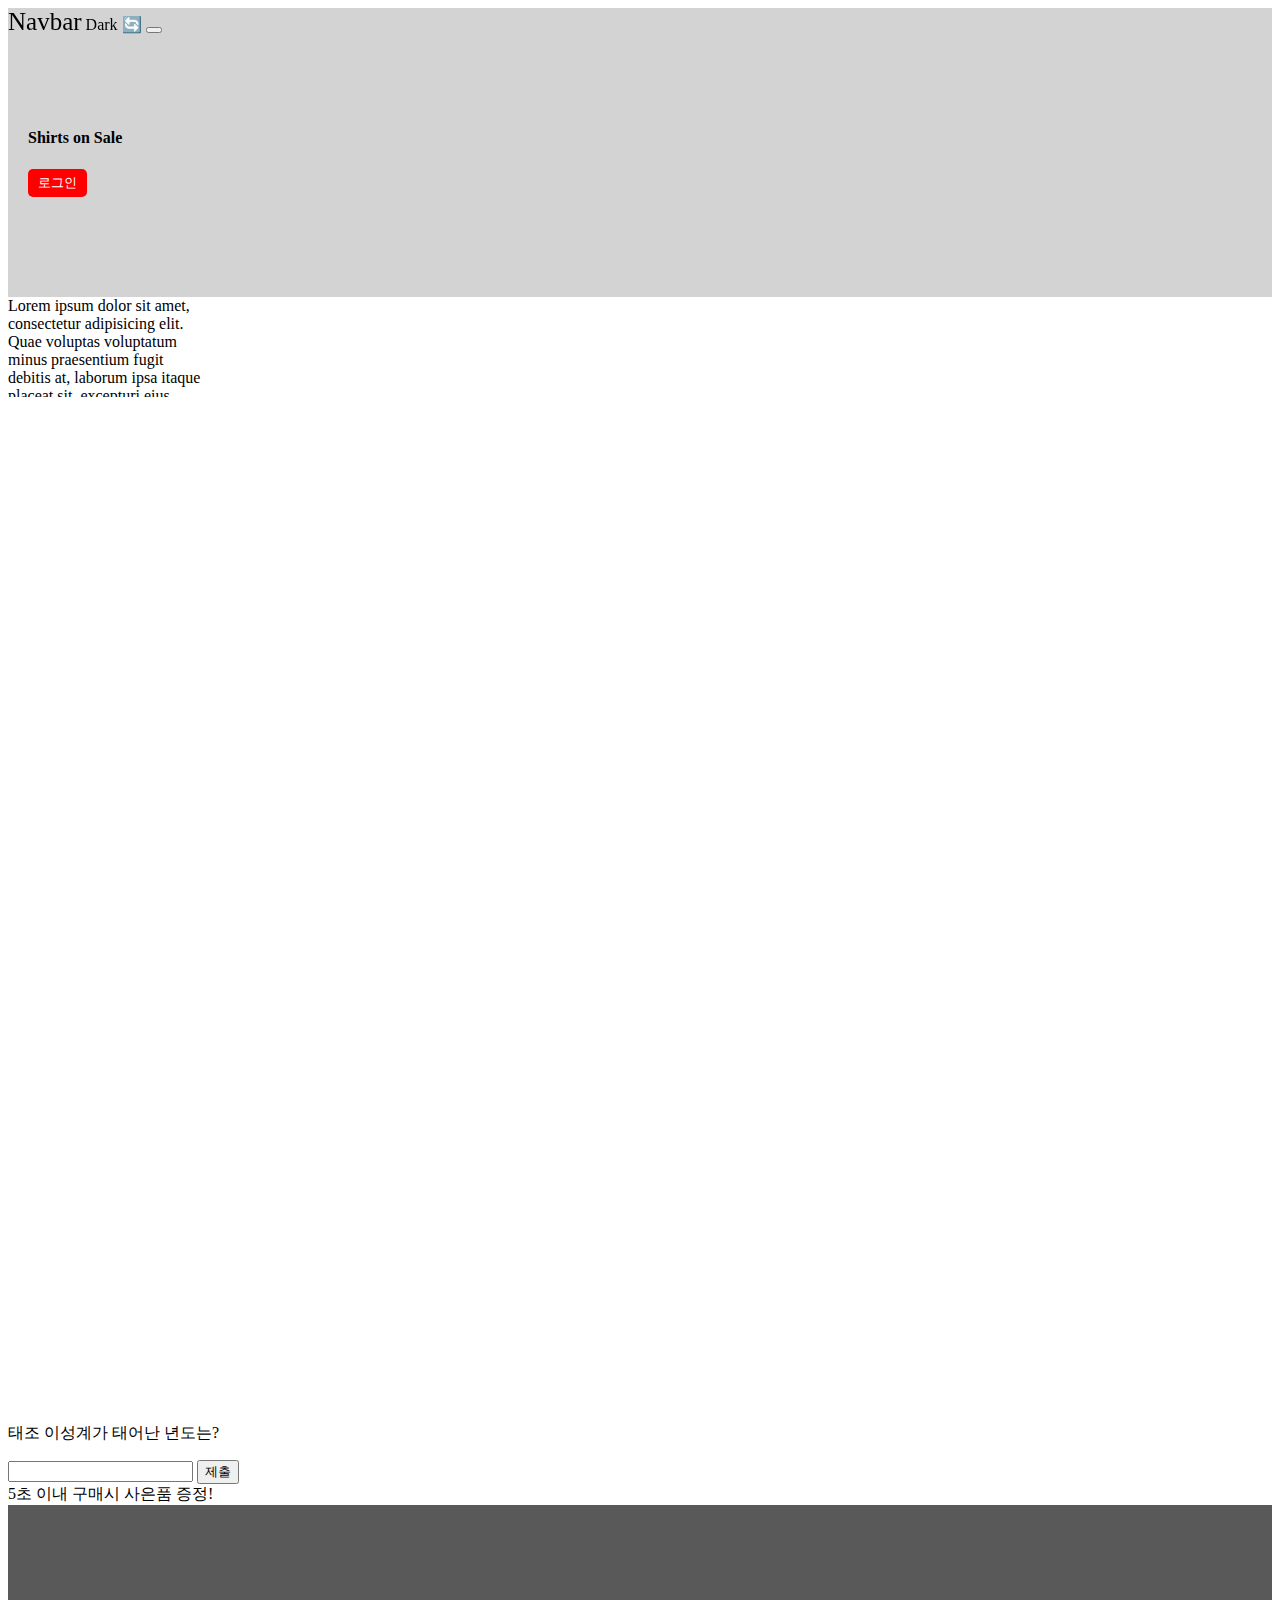
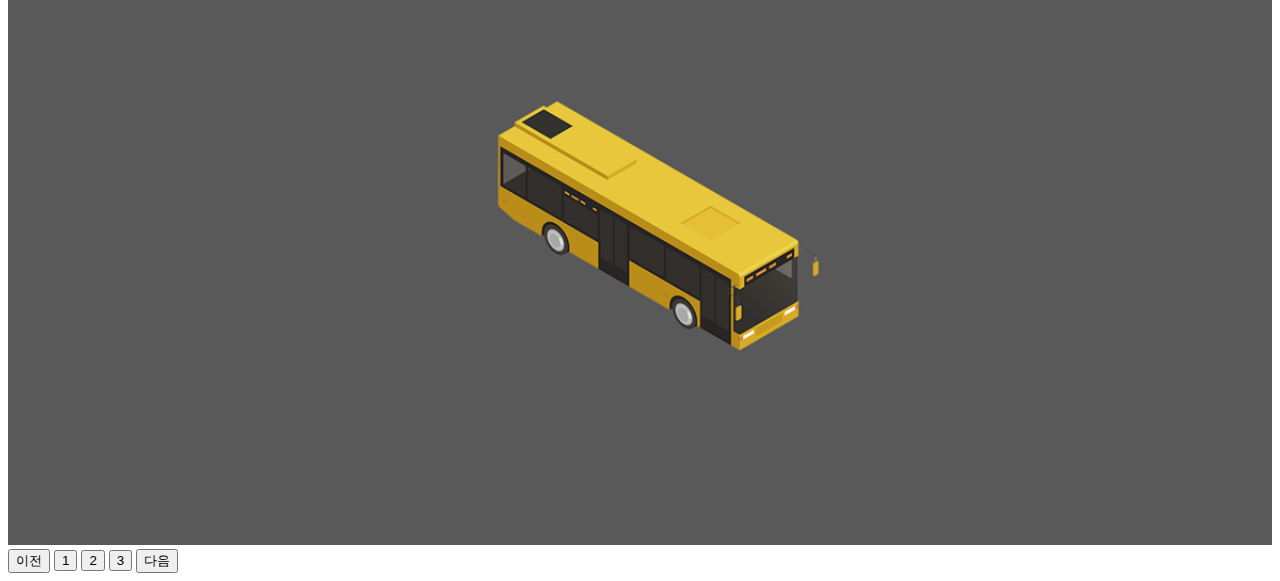
<file: index.html>
<!doctype html>
<html lang="en">

<head>
  <meta charset="utf-8">
  <meta name="viewport" content="width=device-width, initial-scale=1">
  <title>Bootstrap demo</title>
  <link href="https://cdn.jsdelivr.net/npm/bootstrap@5.2.0/dist/css/bootstrap.min.css" rel="stylesheet"
    integrity="sha384-gH2yIJqKdNHPEq0n4Mqa/HGKIhSkIHeL5AyhkYV8i59U5AR6csBvApHHNl/vI1Bx" crossorigin="anonymous">
  <link rel="stylesheet" href="main.css">
  <!-- <script src="369.js"></script> -->
  <script src="test.js"></script>
  <script src="https://ajax.googleapis.com/ajax/libs/jquery/3.5.1/jquery.min.js"></script>
</head>

<body>
  <div class="black-bg">
    <div class="white-bg">
      <h4>로그인하세요</h4>

      <form action="success.html">
        <div class="my-3">
          <input type="text" class="form-control" id="user-id">
        </div>
        <div class="my-3">
          <input type="password" class="form-control" id="user-pw">
          <p id="pw-info">현재 비밀번호 6자미만</p>
        </div>
        <button type="submit" class="btn btn-primary">전송</button>
        <button type="button" class="btn btn-danger" id="close">닫기</button>
      </form>  

    </div>
  </div>

  <script>
    //전송버튼 누르면
    //input에 입력한 값이 공백이면 알림창 띄워주샘

    document.querySelector('form').addEventListener('submit', function(e) {
      let mailAdd = document.getElementById('user-id').value;
      let pwvalue = document.getElementById('user-pw').value;

      if (document.getElementById('user-id').value == '') {
        alert('아이디 입력해주셈');
        e.preventDefault();
      } else if (document.getElementById('user-pw').value == '') {
        alert('비번 입력해주셈');
        e.preventDefault();
      } else if (document.getElementById('user-pw').value.length < 7) {
        alert('비번 6자보다 많게 입력하쇼');
        e.preventDefault();
      }

      if (/\S+@\S+\.\S+/.test(mailAdd) == false) {
        alert('email 형식아님');
        e.preventDefault();
      } 
      
      if (/[A-Z]/.test(pwvalue) == false) {
        console.log(pwvalue);
        alert('대문자 하나도 없음');
        e.preventDefault();
      }
    })

    document.getElementById('user-pw').addEventListener('input', function() {
      if (document.getElementById('user-pw').value.length > 6) {
        document.getElementById('pw-info').style.display = 'none';
      } else {
        document.getElementById('pw-info').style.display = 'block';
      }
    })

    document.querySelector('.black-bg').addEventListener('click', function(e) {
      // e.target //실제 유저가 누른거
      // e.currentTarget //이벤트 리스너 달린 것
      // this;
      // e.preventDefault(); //이벤트 기본동작 막아줌

      if (e.target == document.querySelector('.black-bg')) {
        document.querySelector('.black-bg').classList.remove('show-modal');
      }
      
    })

  </script>

  <nav class="navbar navbar-light bg-light">
    <div class="container-fluid">
      <span class="navbar-brand">Navbar</span>
      <span class="badge bg-dark">Dark 🔄</span>
      <button class="navbar-toggler" type="button">
        <span class="navbar-toggler-icon"></span>
      </button>
    </div>
  </nav>

  <script>
    window.addEventListener('scroll', function() {
      let scHeight = window.scrollY;
      // console.log(scHeight);

      if( scHeight >= 100 ) {
        document.querySelector('.navbar-brand').style.fontSize = '10px';
      } else {
        document.querySelector('.navbar-brand').style.fontSize = '25px';
      }
    })
  </script>

  
  <script>
    let count = 0;

    document.querySelector('.badge').addEventListener('click', function() {
      count++;
      if ( count % 2 == 1 ) {
        document.querySelector('.badge').innerHTML = 'Light 🔄';
      } else {
        document.querySelector('.badge').innerHTML = 'Dark 🔄';
      }
    });
  </script>

  <ul class="list-group">
    <li class="list-group-item">An item</li>
    <li class="list-group-item">A second item</li>
    <li class="list-group-item">A third item</li>
    <li class="list-group-item">A fourth item</li>
    <li class="list-group-item">And a fifth one</li>
  </ul>

  <div class="main-bg">
    <h4>Shirts on Sale</h4>
    <button class="btn btn-danger" id="login">로그인</button>
  </div>

  <div class="lorem" style="width: 200px; height: 100px; overflow-y: scroll;">
    Lorem ipsum dolor sit amet, consectetur adipisicing elit. Quae voluptas voluptatum minus praesentium fugit debitis at, laborum ipsa itaque placeat sit, excepturi eius. Nostrum perspiciatis, eligendi quae consectetur praesentium exercitationem.
  </div>
  <div class="stbar" style="width: 0%; height: 10px; background-color: #000; transition: all 0.2s;"></div>

  <script>
    document.querySelector('.lorem').addEventListener('scroll', function() {
      var scryang = document.querySelector('.lorem').scrollTop;
      var scrhe = document.querySelector('.lorem').scrollHeight;
      var divhe = document.querySelector('.lorem').clientHeight;

      let per = (scryang/(scrhe-divhe)*100).toFixed(0);

      console.log(per);

      document.querySelector('.stbar').style.width = per + '%';
      
      // if( scryang + divhe > scrhe - 10 ) {
      //   alert('다봄');
      // }
    })
  </script>


  <div style="height: 1000px"></div>

  <script>
    document.querySelector('#login').addEventListener('click', function () {
      document.querySelector('.black-bg').classList.add('show-modal');
    })
    document.querySelector('#close').addEventListener('click', function () {
      document.querySelector('.black-bg').classList.remove('show-modal')
    })

    document.querySelector('.navbar-toggler').addEventListener('click', function () {
      document.querySelector('.list-group').classList.toggle('show');
    })
  </script>

  <script src="https://cdn.jsdelivr.net/npm/bootstrap@5.2.0/dist/js/bootstrap.bundle.min.js"
    integrity="sha384-A3rJD856KowSb7dwlZdYEkO39Gagi7vIsF0jrRAoQmDKKtQBHUuLZ9AsSv4jD4Xa"
    crossorigin="anonymous"></script>

    <p>태조 이성계가 태어난 년도는?</p>
    <input type="text" id="answer">
    <button id="send-answer">제출</button>

    <script>
      let counts = 0;
      document.getElementById('send-answer').addEventListener('click', function() {
        counts++;
        console.log(counts);
        
        if (document.getElementById('answer').value == '1335') {
          alert('성공');
        } else {
          if (counts == 3) {
            alert('멍청아');
          }
        }
      })
    </script>

    <div class="alert alert-danger">
      5초 이내 구매시 사은품 증정!
    </div>
    <script>
      let countA = 5;
      
      const interval = setInterval(function() {
        countA--;
        document.querySelector('.alert-danger').innerHTML = countA + '초 이내 구매시 사은품 증정!'
        if ( countA == 0 ) {
          clearInterval(interval);
          document.querySelector('.alert-danger').style.display = 'none';
        }
      },1000)
    </script>

    <div style="overflow: hidden;">
      <div class="slide-container">
        <div class="slide-box">
          <img src="./img/car1.png" alt="" draggable="false">
        </div>
        <div class="slide-box">
          <img src="./img/car2.png" alt="" draggable="false">
        </div>
        <div class="slide-box">
          <img src="./img/car3.png" alt="" draggable="false">
        </div>
      </div>
    </div>

    <button class="prev">이전</button>
    <button class="slide-1">1</button>
    <button class="slide-2">2</button>
    <button class="slide-3">3</button>
    <button class="next">다음</button>

    <script>
      document.querySelector('.slide-1').addEventListener('click', function() {
        document.querySelector('.slide-container').style.transform = 'translateX(0vw)'
      })
      document.querySelector('.slide-2').addEventListener('click', function() {
        document.querySelector('.slide-container').style.transform = 'translateX(-100vw)'
      })
      document.querySelector('.slide-3').addEventListener('click', function() {
        document.querySelector('.slide-container').style.transform = 'translateX(-200vw)'
      })

      let active = 1;

      document.querySelector('.prev').addEventListener('click', function() {
        document.querySelector('.slide-container').style.transform = `translateX(${active}00vw)`
        active += 1;
      })
      
      document.querySelector('.next').addEventListener('click', function() {
        document.querySelector('.slide-container').style.transform = `translateX(-${active}00vw)`
        active += 1;
      })

    </script>

    <script>
      let start = 0;
      let clked = false;

      $('.slide-box').eq(0).on('mousedown', function(e) {
        start = e.clientX;
        clked = true;
      })

      $('.slide-box').eq(0).on('mousemove', function(e) {
        if(clked == true) {
          $('.slide-container').css('transform', `translateX(${e.clientX - start}px)`)
        }
        console.log(e.clientX - start)
      })
      
      $('.slide-box').eq(0).on('mouseup', function(e) {
        clked = false;
        let imgW = $('.slide-box').width();

        if(e.clientX - start < -200) {
          $('.slide-container')
          .css('transition', 'all 0.5s')
          .css('transform', `translateX(-${imgW}px)`)
        } else {
          $('.slide-container')
          .css('transition', 'all 0.5s')
          .css('transform', 'translateX(0px)')
        }

        setTimeout(() => {
          $('.slide-container').css('transition', 'none');
        }, 500)
        
      })

      //모바일
      // Hammer.js 라이브러리
      $('.slide-box').eq(0).on('touchstart', function(e) {
        start = e.touches[0].clientX;
        clked = true;
      })

      $('.slide-box').eq(0).on('touchmove', function(e) {
        if(clked == true) {
          $('.slide-container').css('transform', `translateX(${e.touches[0].clientX - start}px)`)
        }
      })
      
      $('.slide-box').eq(0).on('touchend', function(e) {
        clked = false;
        let imgW = $('.slide-box').width();

        if(e.changedTouches[0].clientX - start < -200) {
          $('.slide-container')
          .css('transition', 'all 0.5s')
          .css('transform', `translateX(-${imgW}px)`)
        } else {
          $('.slide-container')
          .css('transition', 'all 0.5s')
          .css('transform', 'translateX(0px)')
        }

        setTimeout(() => {
          $('.slide-container').css('transition', 'none');
        }, 500)
        
      })
    </script>

    <script>
      function ms( a , b ) {
        let min = a * 60 * 1000;
        let sec = b * 1000;

        console.log( min + sec )

      }

      ms(1, 30);
      ms(2,10);

    </script>

    <script>
      function disc( a , b ) {
        let discount = a * 0.1
        let total = a - discount;

        if ( b == true ) {
          total = total - 1.5;
        }

        return parseFloat(total.toFixed(2));
      }

      console.log(disc(70,false));
      console.log(disc(10,true));
    </script>
   
</body>

</html>
</file>
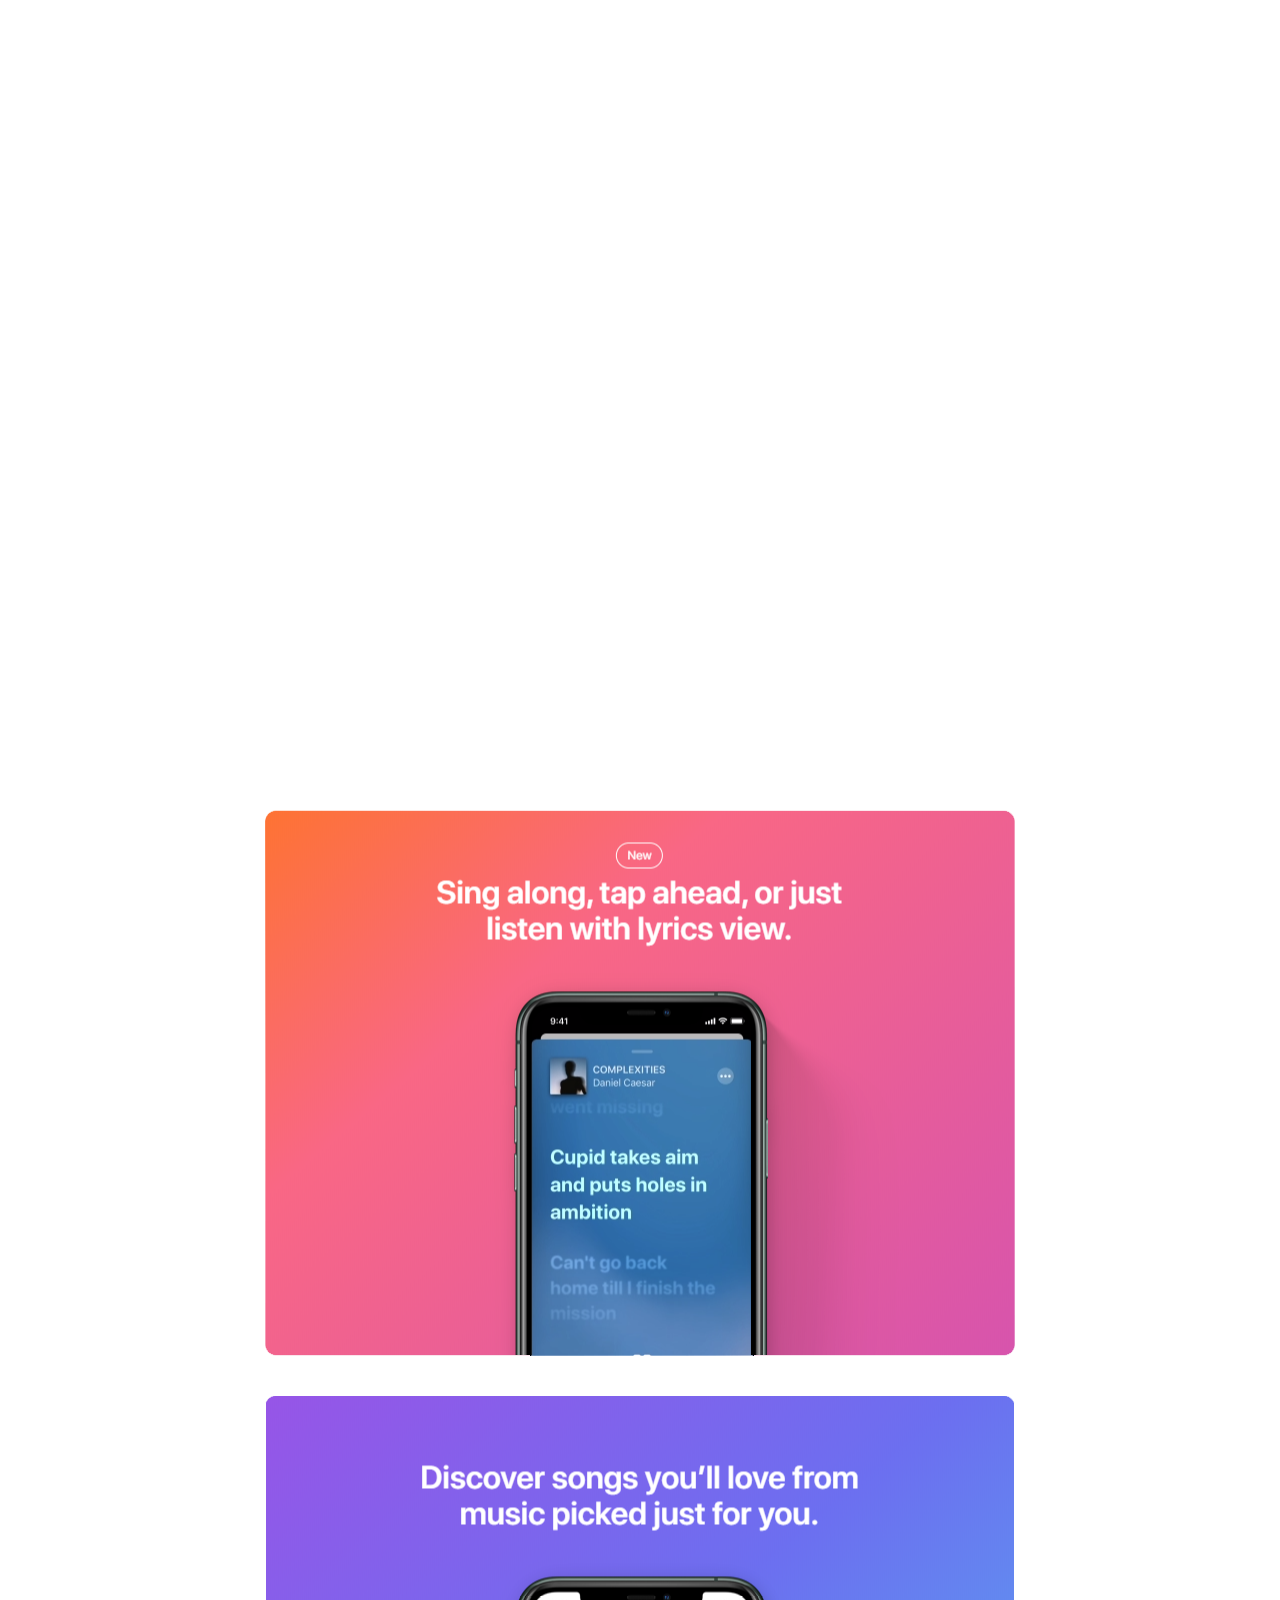
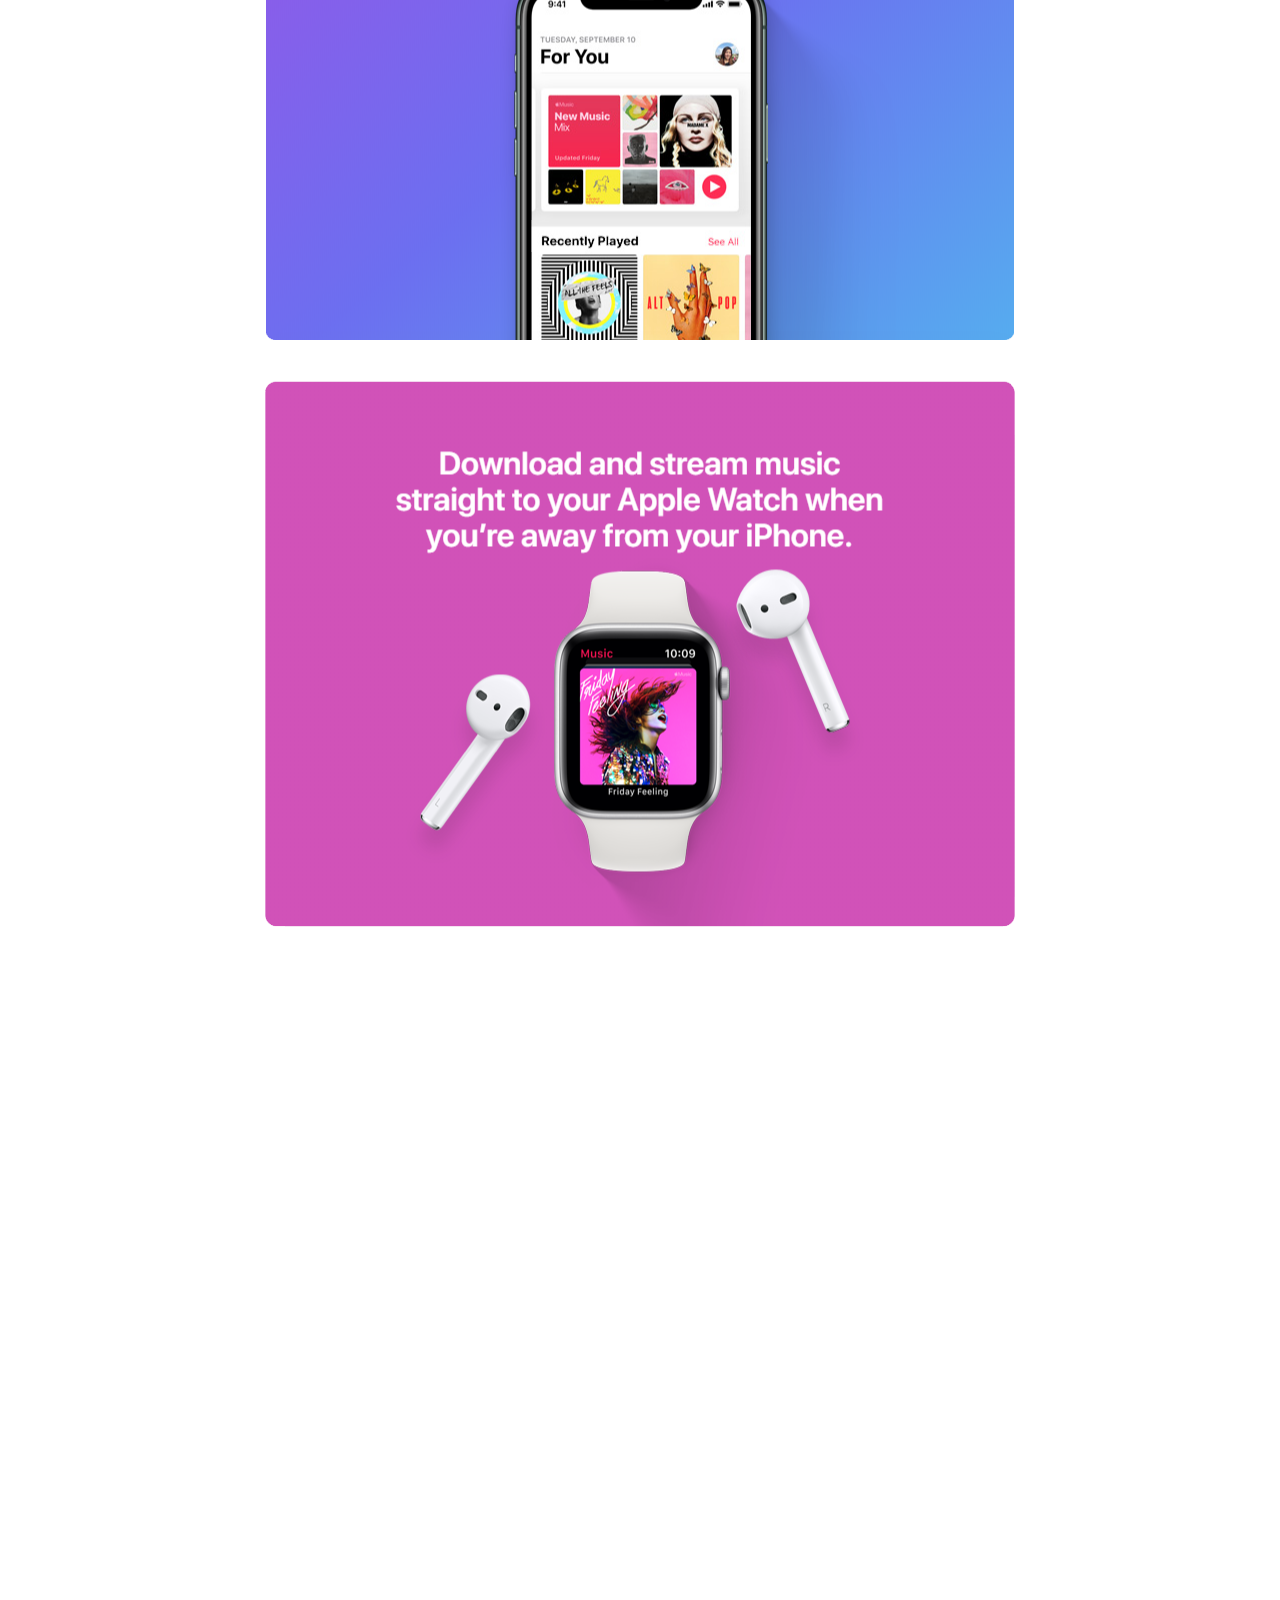
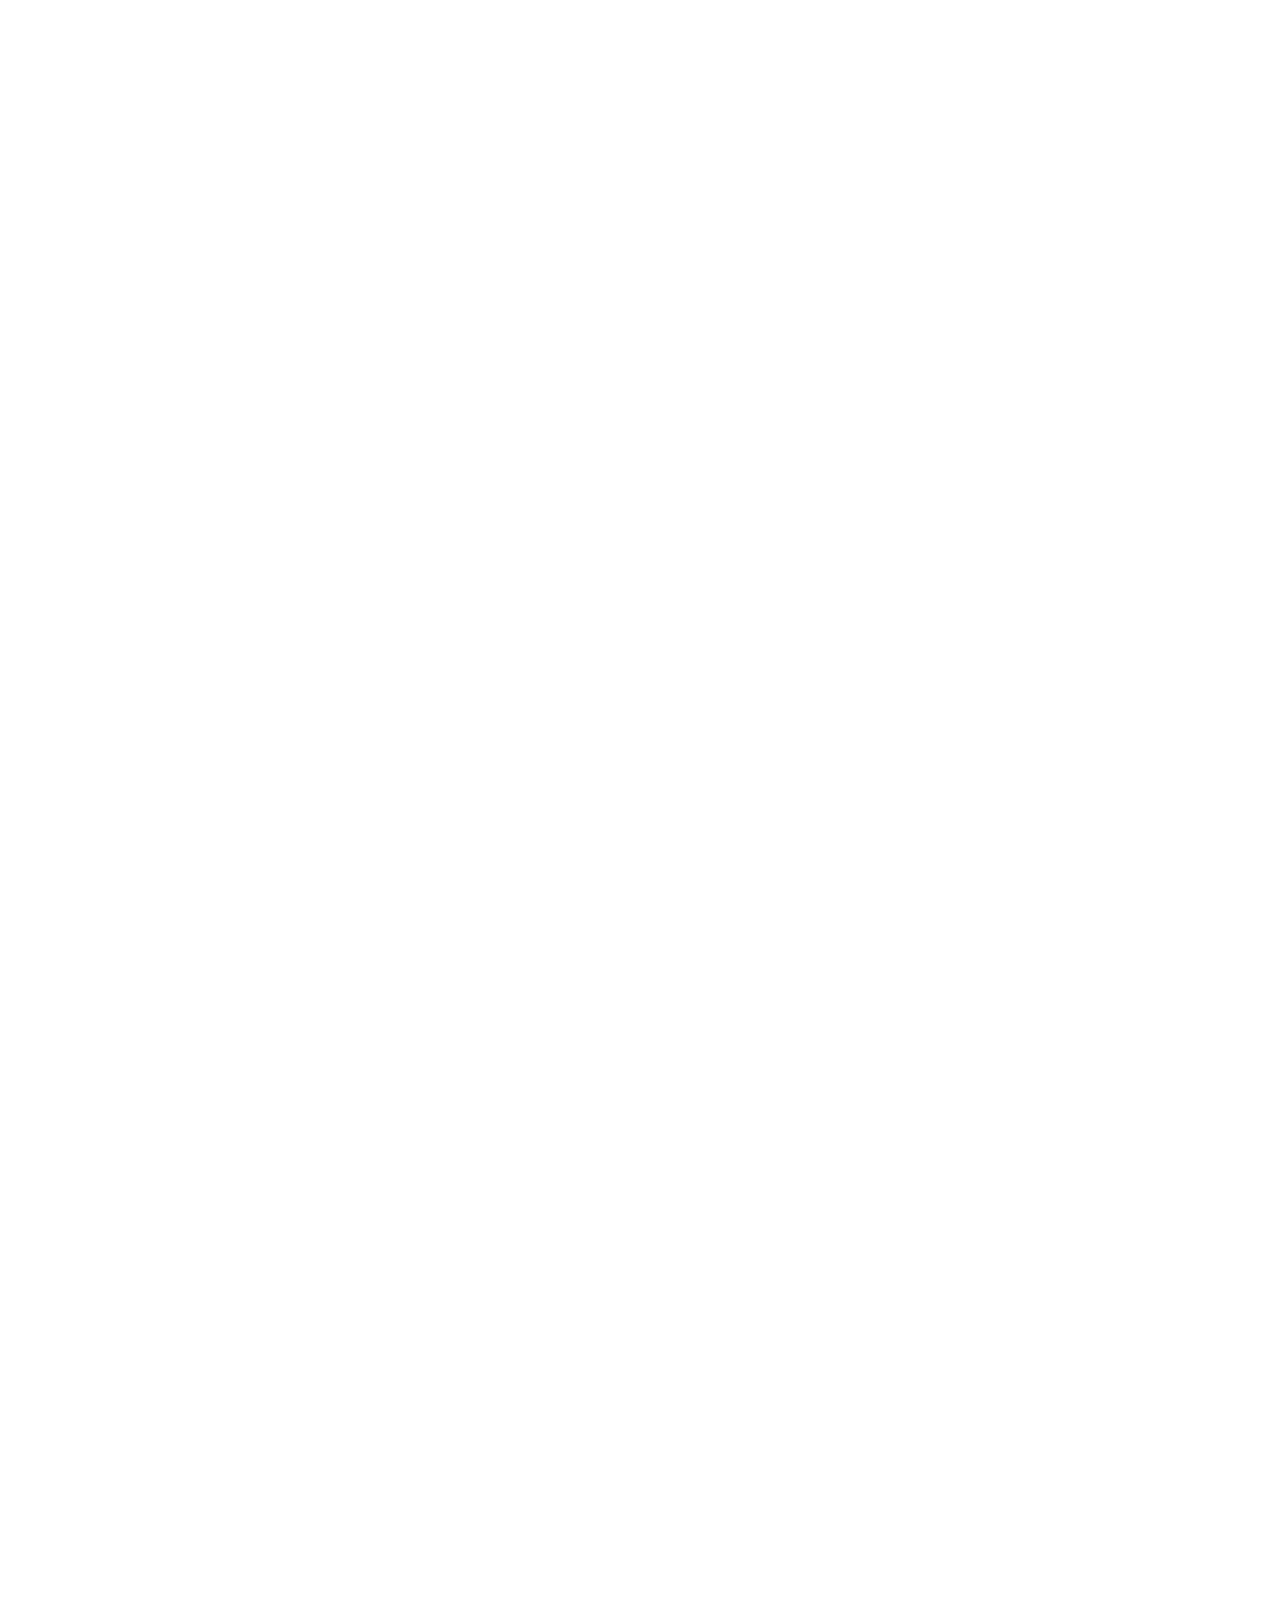
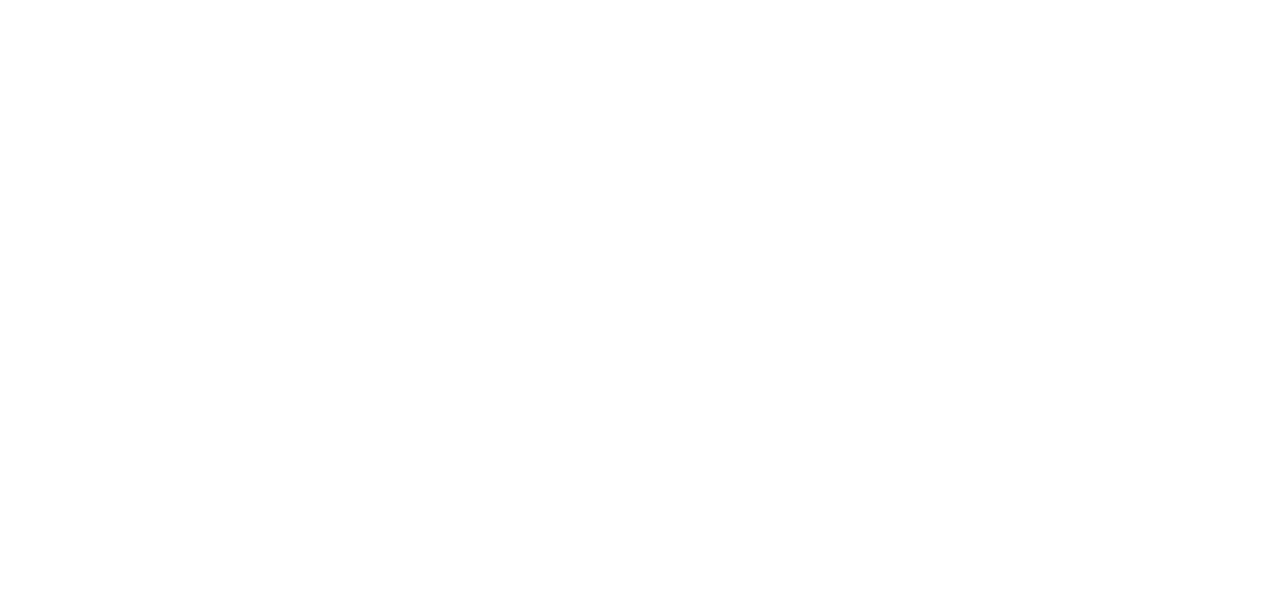
<file: card.html>
<!doctype html>
<html lang="en">

<head>
  <meta charset="utf-8">
  <meta name="viewport" content="width=device-width, initial-scale=1">
  <title>Bootstrap demo</title>
  <link href="https://cdn.jsdelivr.net/npm/bootstrap@5.2.0/dist/css/bootstrap.min.css" rel="stylesheet"
    integrity="sha384-gH2yIJqKdNHPEq0n4Mqa/HGKIhSkIHeL5AyhkYV8i59U5AR6csBvApHHNl/vI1Bx" crossorigin="anonymous">
  <link rel="stylesheet" href="main.css">
  <script src="https://ajax.googleapis.com/ajax/libs/jquery/3.5.1/jquery.min.js"></script>
</head>

<body>
  <div class="card-bg">
    <div class="card-box">
      <img src="/img/card1.png" alt="">
    </div>
    <div class="card-box">
      <img src="/img/card2.png" alt="">
    </div>
    <div class="card-box">
      <img src="/img/card3.png" alt="">
    </div>
  </div>
   
  <script>
    $(window).scroll(function() {
      let hh = $(window).scrollTop();

      console.log(hh);
      let y = -1/270 * hh + 77/27;
      let oy = -1/5400 * hh + 59/54;

      $('.card-box').eq(0).css('opacity', y);
      $('.card-box img').eq(0).css('transform', `scale(${oy})`);
    })
  </script>
</body>

</html>
</file>
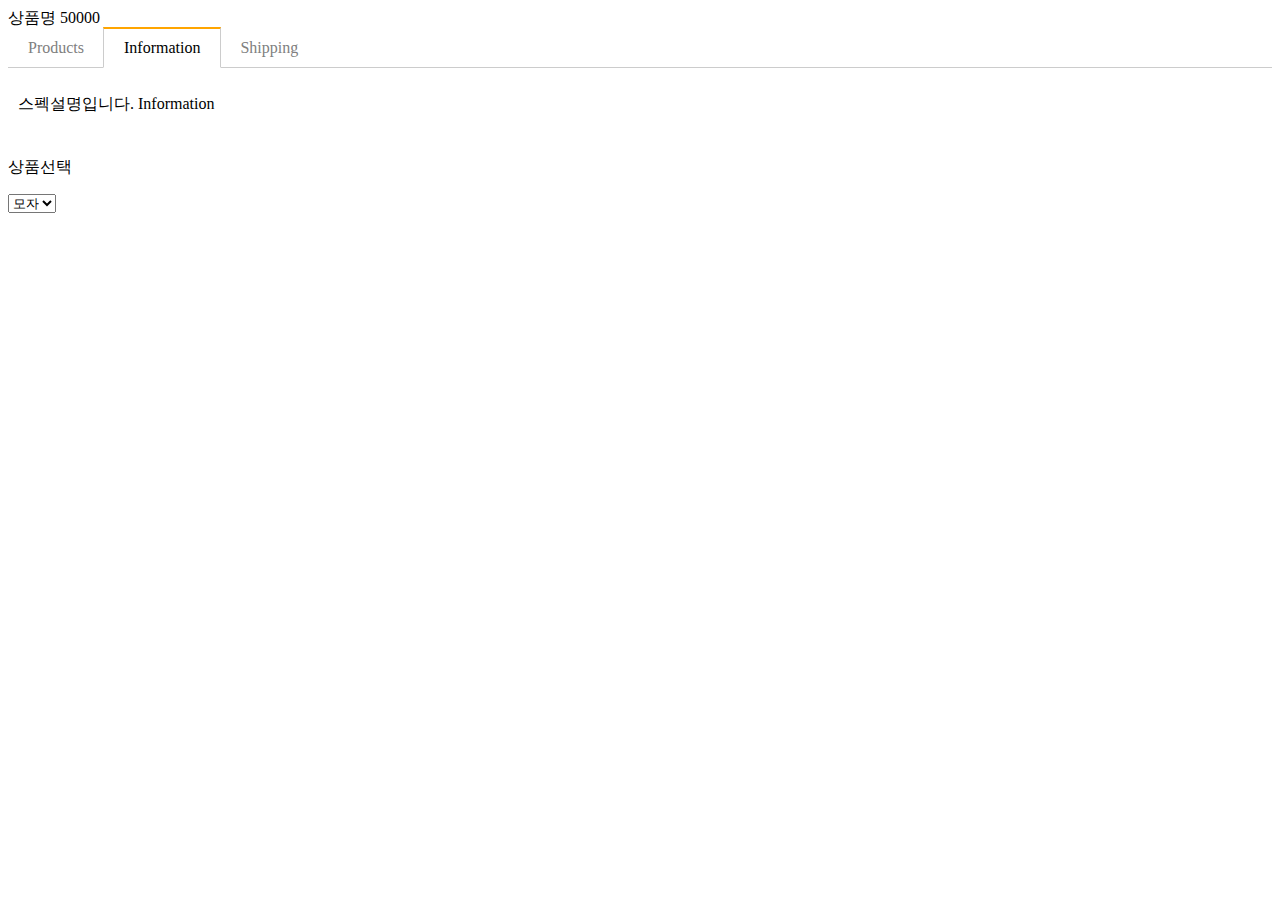
<file: detail.html>
<!doctype html>
<html lang="en">

<head>
  <meta charset="utf-8">
  <meta name="viewport" content="width=device-width, initial-scale=1">
  <title>Bootstrap demo</title>
  <link href="https://cdn.jsdelivr.net/npm/bootstrap@5.2.0/dist/css/bootstrap.min.css" rel="stylesheet"
    integrity="sha384-gH2yIJqKdNHPEq0n4Mqa/HGKIhSkIHeL5AyhkYV8i59U5AR6csBvApHHNl/vI1Bx" crossorigin="anonymous">
    <script src="https://ajax.googleapis.com/ajax/libs/jquery/3.5.1/jquery.min.js"></script>
  <link rel="stylesheet" href="main.css">
</head>

<body>
    <style>
        ul.list {
          list-style-type: none;
          margin: 0;
          padding: 0;
          border-bottom: 1px solid #ccc;
        }
        ul.list::after {
          content: '';
          display: block;
          clear: both;
        }
        .tab-button {
          display: block;
          padding: 10px 20px 10px 20px;
          float: left;
          margin-right: -1px;
          margin-bottom: -1px;
          color: grey;
          text-decoration: none;
          cursor: pointer;
        }
        .orange {
          border-top: 2px solid orange;
          border-right: 1px solid #ccc;
          border-bottom: 1px solid white;
          border-left: 1px solid #ccc;
          color: black;
          margin-top: -2px;
        }
        .tab-content {
          display: none;
          padding: 10px;
        }
        .show {
          display: block;
        }
      </style>

      <div class="container mt-3">
        <div class="card p-3">
          <span id="name2">상품명</span>
          <span id="price2">가격</span>
        </div>
      </div>

      <script>
        var car = ['소나타', 50000, 'white']; //Array
        var car2 = {name : '소나타', price : [50000, 3000, 40000]}; //Object

        document.querySelector('#price2').innerHTML = car2.price[0];

        // document.getElementById('name2').innerHTML = car2.name;
        // document.getElementById('price2').innerHTML = car2.price;
      </script>
      
      <div class="container mt-5">
        <ul class="list">
          <li class="tab-button" data-id="0">Products</li>
          <li class="tab-button orange" data-id="1">Information</li>
          <li class="tab-button" data-id="2">Shipping</li>
        </ul>
        <div class="tab-content">
          <p>상품설명입니다. Product</p>
        </div>
        <div class="tab-content show">
          <p>스펙설명입니다. Information</p>
        </div>
        <div class="tab-content">
          <p>배송정보입니다. Shipping</p>
        </div>
      </div> 

      <form class="container my-5 form-group sl-prd">
        <p>상품선택</p>
        <select class="form-select mt-2" onchange="openSize()">
          <option>모자</option>
          <option>셔츠</option>
          <option>바지</option>
        </select>
    </form>

    <form class="container my-5 form-group sl-size">
      <p>사이즈</p>
      <select class="form-select mt-2">
        <option>95</option>
        <option>100</option>
        <option>105</option>
      </select>
  </form>


  <script>
    function openSize() {

      let prdVal = $('.sl-prd select').val();
      const sSize = [95, 100, 105];
      const pSize = [28, 30, 32, 34];

      if (prdVal == '셔츠') {
        $('.sl-size').css('display', 'block');
        $('.sl-size select').html('');
        sSize.forEach(function(a) {
          $('.sl-size select').append(`<option>${a}</option>`);
        })
        
      } else if (prdVal == '바지') {
        $('.sl-size').css('display', 'block');
        $('.sl-size select').html('');
        pSize.forEach(function(p) {
          $('.sl-size select').append(`<option>${p}</option>`)
        })
      } else {
        $('.sl-size').css('display', 'none');
      }
      
    }
  </script>

  <script>
    var 출석부 = ['흥민', '영희', '철수', '재석', '흥민'];


    function 이름찾기(name) {
      for ( i = 0; i < 출석부.length; i++) {
        if (name == 출석부[i]) {
          console.log('있어요');
          return false;
        }
      }
    }

    이름찾기('흥민');
  </script>

  <!-- <script>
    for( i = 2; i < 10; i++) {
      for( a = 1; a < 10; a++) {
        console.log(a * i);
      }
    }
  </script> -->

  <script>
    function 평균(prev, cur) {
      console.log(prev);
      console.log(prev.length);
      console.log(cur);

      let arrSum = 0;
      let arrleng = prev.length;
      
      for( let i = 0; i < prev.length; i++) {
        arrSum += prev[i];
      }

      let arrgd = arrSum/arrleng;

      console.log(arrgd);

      if ( arrgd < cur ) {
        let dif = cur - arrgd;
        console.log(`평균보다 ${dif}점이 올랐네요`);
      } else if ( arrgd > cur ) {
        let difF = arrgd - cur;
        console.log(`평균보다 ${difF}점이 떨어졋네요 재수추천`);
      }
    }

    평균([40, 40, 40], 20);
  </script>

</body>
<script src="/tab.js"></script>
</html>
</file>
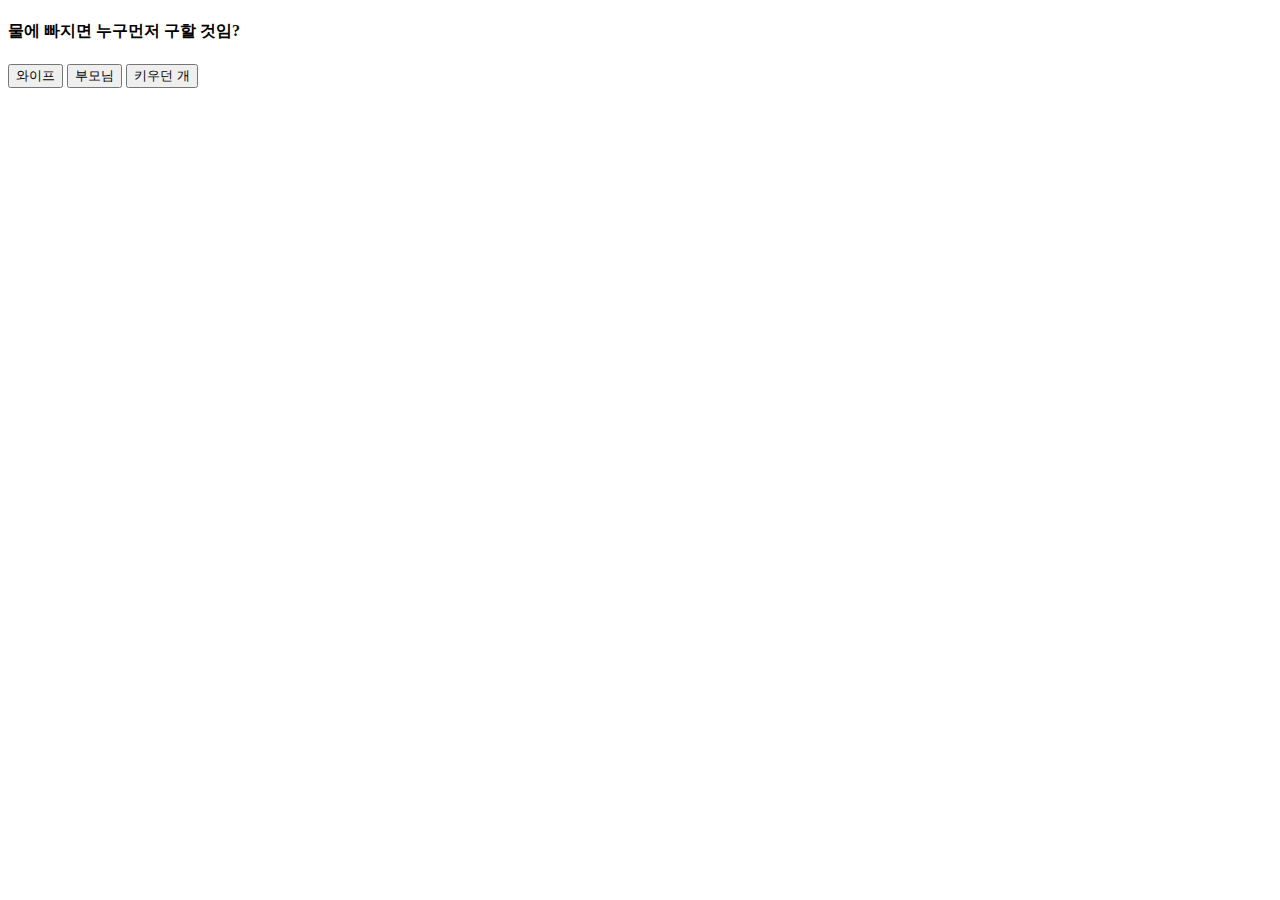
<file: game.html>
<!DOCTYPE html>
<html lang="en">
<head>
    <meta charset="UTF-8">
    <meta http-equiv="X-UA-Compatible" content="IE=edge">
    <meta name="viewport" content="width=device-width, initial-scale=1.0">
    <title>Document</title>
</head>
<body>
    <div id="quiz">
        <h4>물에 빠지면 누구먼저 구할 것임?</h4>
        <button>와이프</button>
        <button>부모님</button>
        <button>키우던 개</button>
    </div>

    <script>
        document.querySelector('#quiz').addEventListener('click', function(e) {
            switch (e.target.innerHTML) {
                case '와이프':
                    alert('와이프를 좋아하시는군요');
                    break;
                case '부모님':
                    alert('효자네');
                    break;
                case '키우던 개':
                    alert('키우던 개를 좋아하네');
                    break;
            }
        })
    </script>
</body>
</html>
</file>
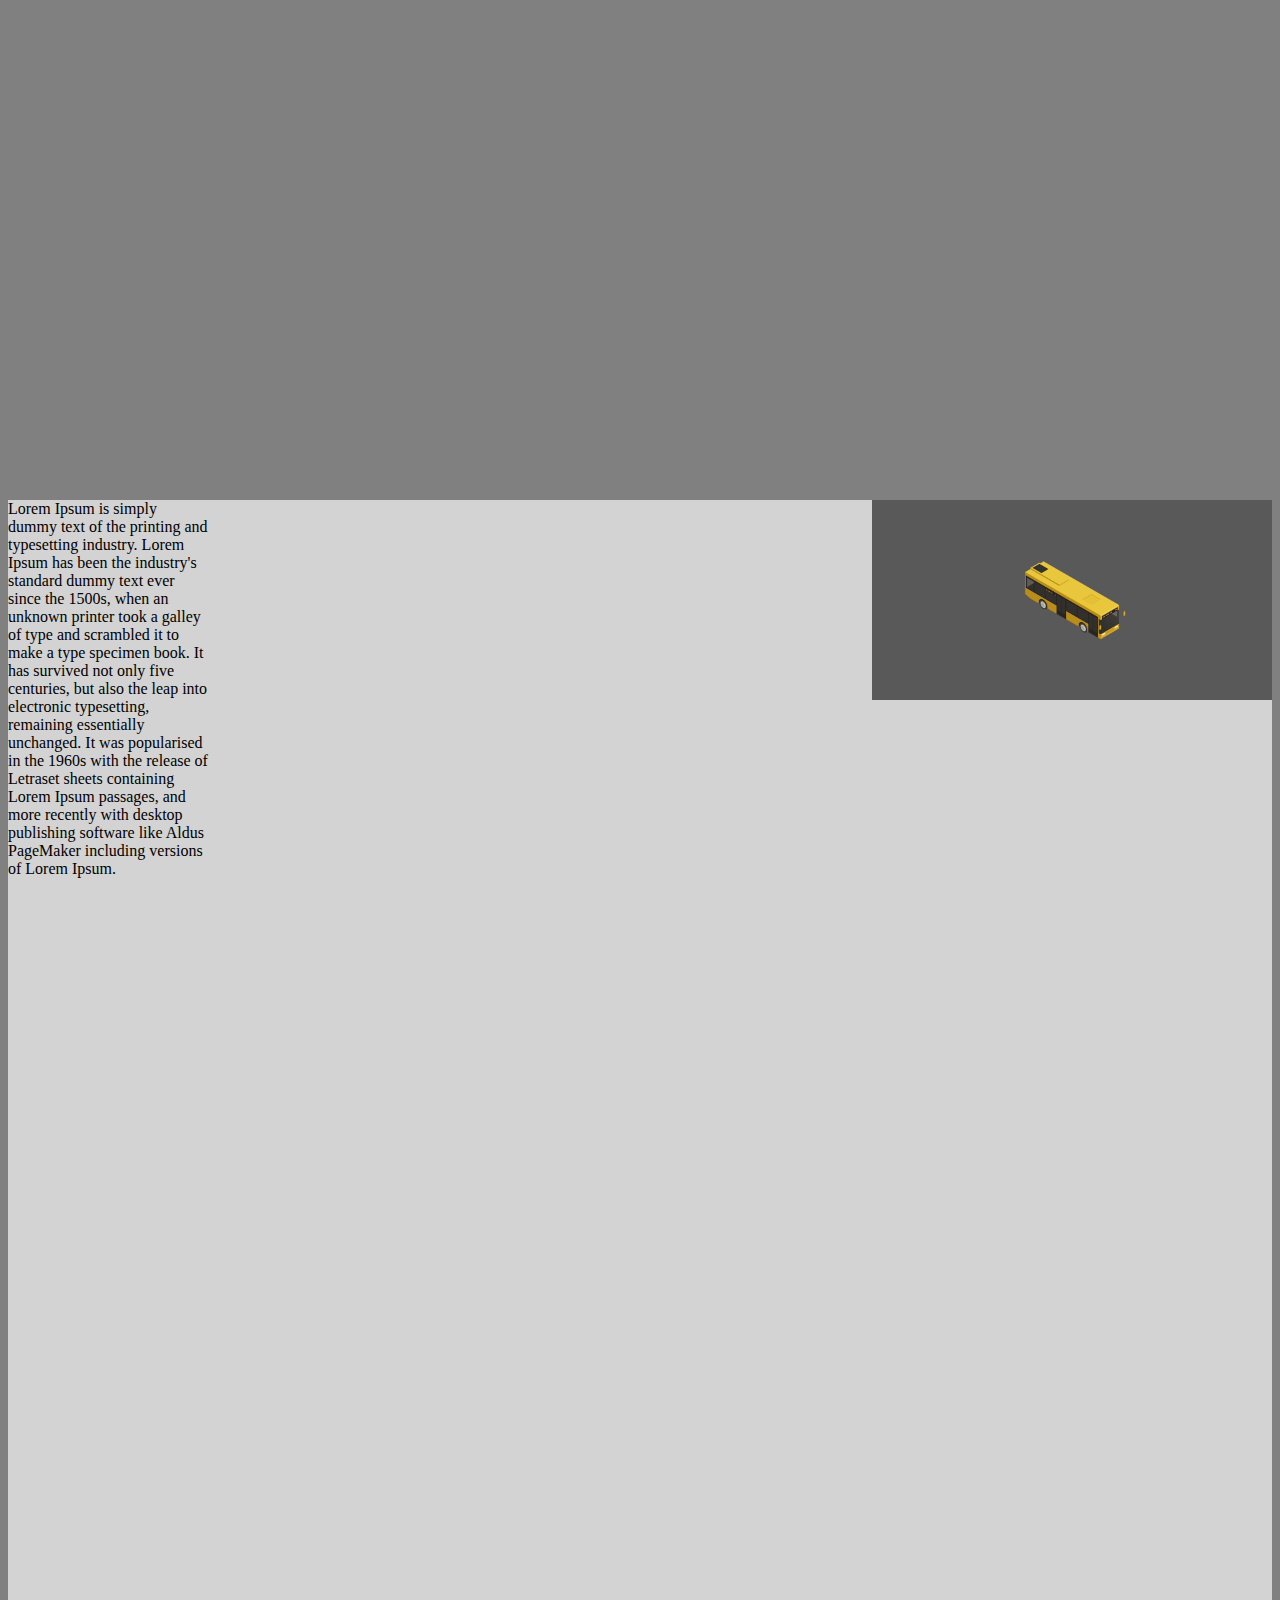
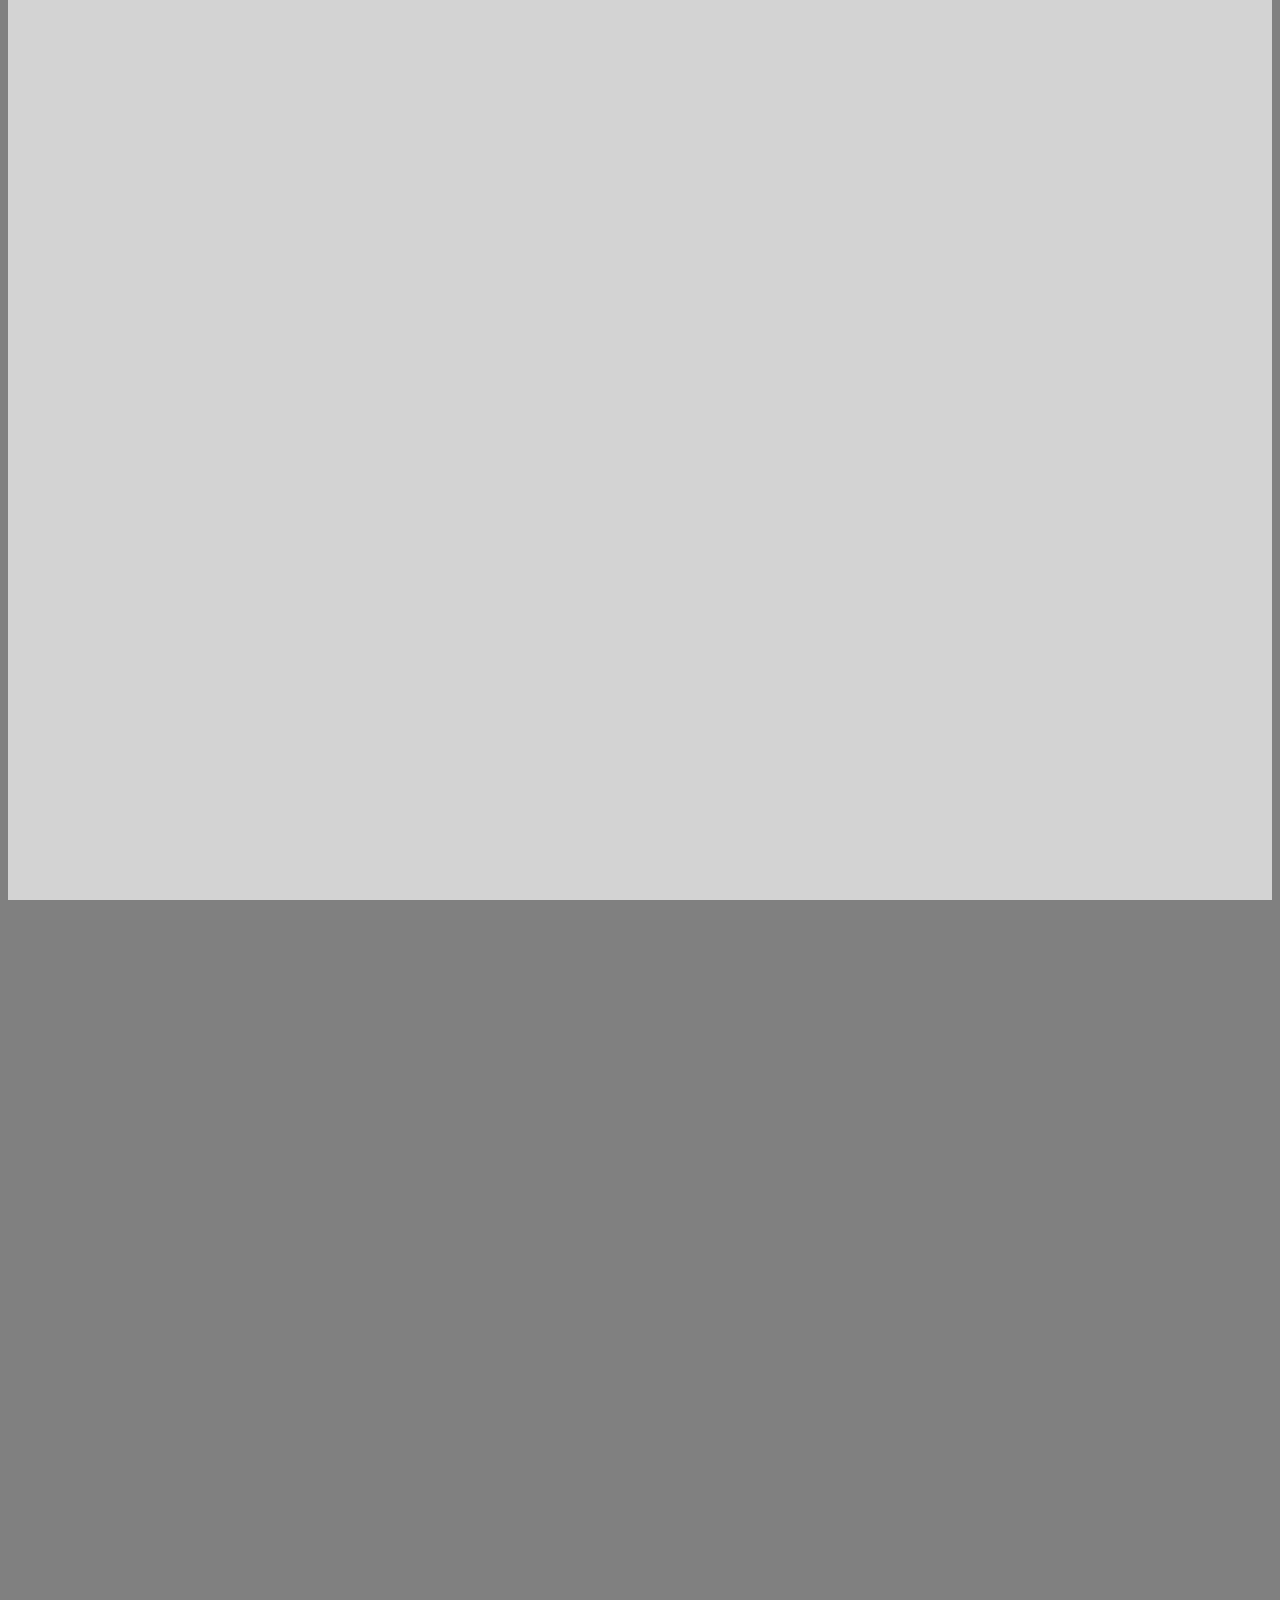
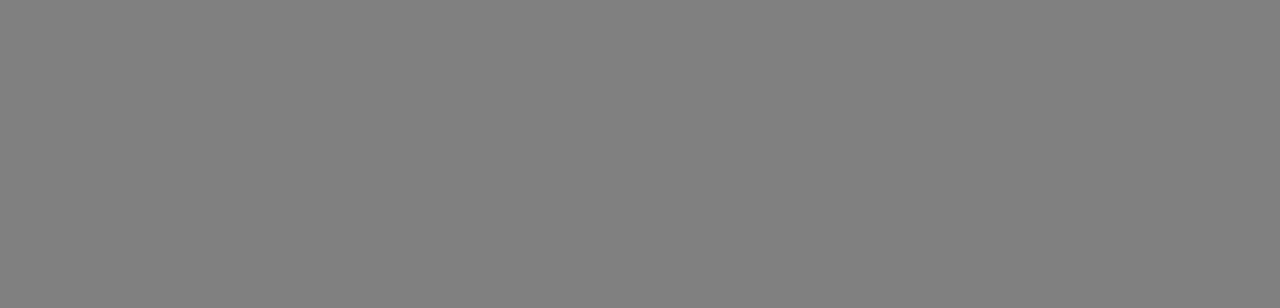
<file: grid.html>
<!doctype html>
<html lang="en">

<head>
  <meta charset="utf-8">
  <meta name="viewport" content="width=device-width, initial-scale=1">
  <title>Bootstrap demo</title>
  <link href="https://cdn.jsdelivr.net/npm/bootstrap@5.2.0/dist/css/bootstrap.min.css" rel="stylesheet"
    integrity="sha384-gH2yIJqKdNHPEq0n4Mqa/HGKIhSkIHeL5AyhkYV8i59U5AR6csBvApHHNl/vI1Bx" crossorigin="anonymous">
  <link rel="stylesheet" href="main.css">
  <!-- <script src="369.js"></script> -->
  <script src="test.js"></script>
</head>

<body style="background: grey; height: 3000px;">
  <div class="grey" style="background: lightgrey; height: 2000px; margin-top: 500px;">  
    <div class="image">
      <img src="/img/car1.png" alt="" style="width: 100%;">
    </div>
    <div class="text">
      Lorem Ipsum is simply dummy text of the printing and typesetting industry. Lorem Ipsum has been the industry's standard dummy text ever since the 1500s, when an unknown printer took a galley of type and scrambled it to make a type specimen book. It has survived not only five centuries, but also the leap into electronic typesetting, remaining essentially unchanged. It was popularised in the 1960s with the release of Letraset sheets containing Lorem Ipsum passages, and more recently with desktop publishing software like Aldus PageMaker including versions of Lorem Ipsum.
    </div>
  </div>
   
</body>

</html>
</file>
<file: main.css>
.navbar {position: fixed; width: 100%; z-index: 5;} 
.navbar-brand {font-size: 25px; transition: all 1s;}

.alert-box {background-color: skyblue; padding: 20px; color: white; border-radius: 5px; display: none;}
.list-group {display: none; height: 0; transition: all 0.4s;}
.list-group.show {height: 206px; top: 0; display: block;}
.black-bg {position: fixed; width: 100%; height: 100%; z-index: 2; background: rgba(0,0,0,0.5); visibility: hidden; opacity: 0; transition: all 0.4s;}
.show-modal {visibility: visible; opacity: 1; top: 0; z-index: 6}
.white-bg {width: 90%; margin: 0 auto; border-radius: 8px; margin-top: 20px; padding: 10px; background: #fff;} 
.btn-danger {border: none; background-color: red; color: #fff; padding: 5px 10px; border-radius: 5px;} 
.main-bg {padding: 100px 20px; background: lightgray;}
.dark {background: black; color: #fff;}
.slide-container {width: 300vw;}
.slide-box {width: 100vw; float: left;}
.slide-box img {width: 100%;}

.sl-size {display: none;}

.buy {margin-bottom: 20px;}

.image {float: right; width: 400px; position: sticky; top: 100px;}
.text {float: left; width: 200px;}

.card-bg {height: 3000px; margin-top: 800px; margin-bottom: 1600px;}
.card-box {position: sticky; top: 300px; margin-top: 20px;}
.card-box img {display: block; margin: 0 auto; max-width: 80%;}
</file>
